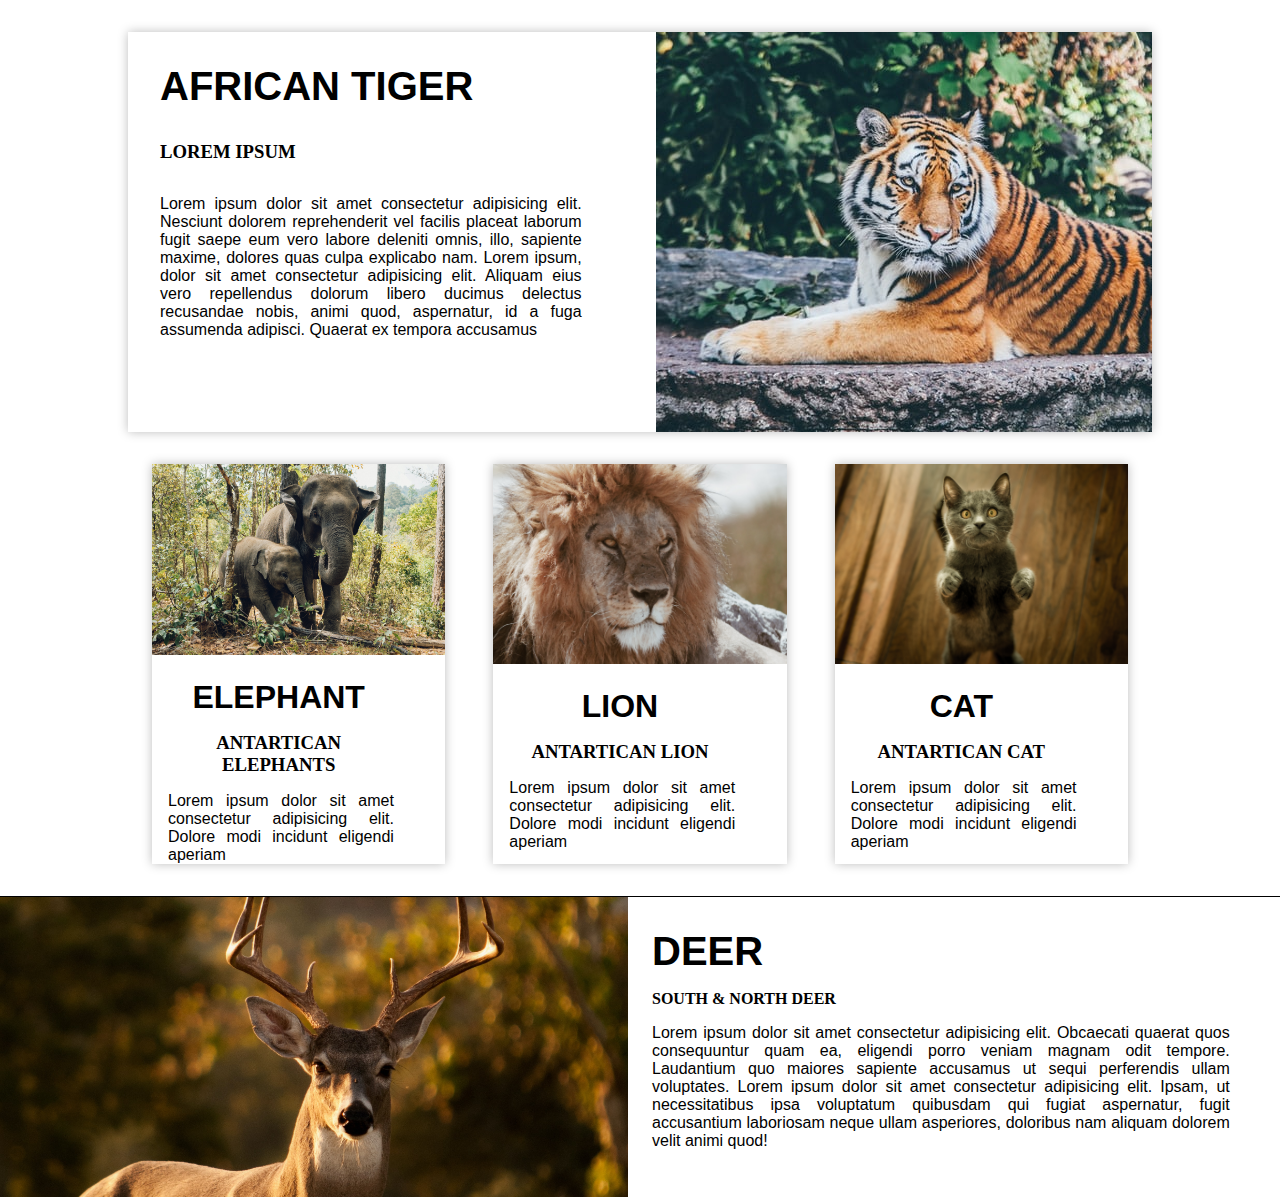
<file: index.html>
<!DOCTYPE html>
<html lang="en">
<head>
    <meta charset="UTF-8">
    <meta http-equiv="X-UA-Compatible" content="IE=edge">
    <meta name="viewport" content="width=device-width, initial-scale=1.0">
    <title>ANIMAL WORLD</title>
    <link rel="stylesheet" href="main.css">
</head>
<body>
    
    <div class="card_1">
        
        <div class="cntnt_1">
            <h2 class="tiger">AFRICAN TIGER</h2>
            <h3 class="aboutiger">LOREM IPSUM</h3>
            <p class="content_1">Lorem ipsum dolor sit amet consectetur adipisicing elit. Nesciunt dolorem reprehenderit vel facilis placeat laborum fugit saepe eum vero labore deleniti omnis, illo, sapiente maxime, dolores quas culpa explicabo nam. Lorem ipsum, dolor sit amet consectetur adipisicing elit. Aliquam eius vero repellendus dolorum libero ducimus delectus recusandae nobis, animi quod, aspernatur, id a fuga assumenda adipisci. Quaerat ex tempora accusamus</p>
        </div>
        

        <div class="img_1"></div>
    </div>

    
<section class="sec_1">

<div class="card_2 c">

        <div class="img_2"></div>

        <div class="cntnt_2 a">
            <h2 class="elephant l">ELEPHANT</h2>
            <h3 class="aboutele l">ANTARTICAN ELEPHANTS</h3>
            <p class="content_2 p">Lorem ipsum dolor sit amet consectetur adipisicing elit. Dolore modi incidunt eligendi aperiam</p>
        </div>
</div>  

    <div class="card_3 c">

        <div class="img_3"></div>

        <div class="cntnt_3 a">
            <h2 class="lion l">LION</h2>
            <h3 class="aboutleo l">ANTARTICAN LION</h3>
            <p class="content_3 p">Lorem ipsum dolor sit amet consectetur adipisicing elit. Dolore modi incidunt eligendi aperiam</p>
        </div>
    </div>

<div class="card_4 c">

    <div class="img_4"></div>

        <div class="cntnt_4 a">
            <h2 class="cat l">CAT</h2>
            <h3 class="aboutcat l">ANTARTICAN CAT</h3>
            <p class="content_4 p">Lorem ipsum dolor sit amet consectetur adipisicing elit. Dolore modi incidunt eligendi aperiam</p>
        </div>
</div>    

</section>

<section class="sec_2">
    <div class="card_5">
       <div class="img_5"></div>

       <div class="cntnt_5">
           <h2 class="deer">DEER</h2>
           <h3 class="about_deer">SOUTH & NORTH DEER</h3>
           <p class="content_5">Lorem ipsum dolor sit amet consectetur adipisicing elit. Obcaecati quaerat quos consequuntur quam ea, eligendi porro veniam magnam odit tempore. Laudantium quo maiores sapiente accusamus ut sequi perferendis ullam voluptates. Lorem ipsum dolor sit amet consectetur adipisicing elit. Ipsam, ut necessitatibus ipsa voluptatum quibusdam qui fugiat aspernatur, fugit accusantium laboriosam neque ullam asperiores, doloribus nam aliquam dolorem velit animi quod!</p>
       </div>
    </div>
</section>

</body>
</html>
</file>
<file: main.css>
*{
    margin: 0;
    padding: 0;
    box-sizing: border-box;
}
body{
    width: 100%;
    display: flex;
    flex-direction: column;
    justify-content:center;
    align-items: center;
}
.card_1{
    display: flex;
    flex-direction: row;
    width: 80%;
    height: 400px;
    -webkit-box-shadow: 0 0 10px rgb(189, 189, 189);
        box-shadow: 0 0 10px rgb(189, 189, 189);
        margin-top: 2rem;

}
.img_1{
    background-image: url("img/nick-karvounis--KNNQqX9rqY-unsplash.jpg");
    width: 50%;
    height: 400px;
}
.cntnt_1{
    margin-left: 2rem;
    width: 50%;
}
.tiger{
    margin-bottom: 2rem;
    font-size: 2.5rem;
    margin-top: 2rem;
    font-family: sans-serif;
}
.aboutiger{
    margin-bottom: 2rem;
}
.content_1{
    width: 85%;
    text-align: justify;
    font-family: sans-serif;
}

.card_2{
    display: flex;
    margin-left: 9.5rem;
}
.sec_1{
    display: flex;
    flex-direction: row;
    align-items: center;
    width: 100%;
   
    justify-content: space-around;
}
.card_2{
    display: flex;
    flex-direction: column;
    width: 80%;
    height: 400px;
    margin-top: 2rem;
    -webkit-box-shadow: 0 0 10px rgb(189, 189, 189);
        box-shadow: 0 0 10px rgb(189, 189, 189);
}
.img_2{
    width: 100%;
    height: 200px;
    background-image: url("img/paweldotio-XWTNFVCTS8E-unsplash.jpg");
    background-size: cover;
    background-position: center;
    background-repeat: no-repeat, repeat;
}
.cntnt_2{
    margin-left: 1rem;
    width: 70%;
    text-align: center;
}
.elephant{
    margin-top: 1.5rem;
    margin-bottom: 1rem;
    font-family: sans-serif;
    font-size: 2rem;
    margin-left: 1rem;
}
.aboutele{
    width: -50%;
    margin-bottom: 1rem;
    margin-left: 1rem;
}
.content_2{
    width: 110%;
    font-family: sans-serif;
    text-align: justify;
}
.card_3{
    display: flex;
    flex-direction: column;
    width: 80%;
    height: 400px;
    margin-top: 2rem;
    -webkit-box-shadow: 0 0 10px rgb(189, 189, 189);
        box-shadow: 0 0 10px rgb(189, 189, 189);
        margin-left: 3rem;
}
.img_3{
    width: 100%;
    height: 200px;
    background-image: url("img/maurits-bausenhart-QMRN_GX7p4I-unsplash.jpg");
    background-size: cover;
    background-position: center;
    background-repeat: no-repeat, repeat;
}
.cntnt_3{
    margin-left: 1rem;
    width: 70%;
    text-align: center;
}
.lion{
    margin-top: 1.5rem;
    margin-bottom: 1rem;
    font-family: sans-serif;
    font-size: 2rem;
    margin-left: 1rem;
}
.aboutleo{
    width: -50%;
    margin-bottom: 1rem;
    margin-left: 1rem;   
}
.content_3{
    width: 110%;
    font-family: sans-serif;
    text-align: justify;
}
.card_4{
    display: flex;
    flex-direction: column;
    width: 80%;
    height: 400px;
    margin-top: 2rem;
    -webkit-box-shadow: 0 0 10px rgb(189, 189, 189);
        box-shadow: 0 0 10px rgb(189, 189, 189);
        margin-left: 3rem;
    margin-right: 9.5rem;    
}
.img_4{
    width: 100%;
    height: 200px;
    background-image: url("img/marko-blazevic-zBvVuRJ71vU-unsplash.jpg");
    background-size: cover;
    background-position: center;
    background-repeat: no-repeat, repeat;
}
.cntnt_4{
    margin-left: 1rem;
    width: 70%;
    text-align: center;
}
.cat{
    margin-top: 1.5rem;
    margin-bottom: 1rem;
    font-family: sans-serif;
    font-size: 2rem;
    margin-left: 1rem;
}
.aboutcat{
    width: -50%;
    margin-bottom: 1rem;
    margin-left: 1rem;
}
.content_4{
    width: 110%;
    font-family: sans-serif;
    text-align: justify;
}
.sec_2{
 display: flex;
 flex-direction: row;
 justify-content: space-around;
 align-items: center;
 width: 100%;  
 border-top: 0.5px solid; 
 margin-top: 2rem;
}
.img_5{
    background-image: url("img/laura-college-K_Na5gCmh38-unsplash.jpg");
    width: 50%;
    height: 300px;
    background-size: cover;
    background-position: center;
    background-repeat: no-repeat,repeat;
}
.card_5{
    display: flex;
    flex-direction: row;
    width: 100%;
    height: 300px;
}
.cntnt_5{
    display: flex;
    flex-direction: column;
    width: 50%;
    margin-left: 1.5rem;
}
.deer{
    font-size: 2.5rem;
    margin-top: 2rem;
    font-family: sans-serif;
}
.about_deer{
    margin-top: 1rem;
    margin-bottom: 1rem;
    font-size: 1rem;
}
.content_5{
    font-family: sans-serif;
    text-align: justify;
    width: 92%;
}




/* mobile css */

@media screen and (max-width:500px) {
    
    .card_1{
        flex-direction: column;
        height: auto;
        width: 92%;
    }
    .content_1{
        width: 90%;
    }
    .cntnt_1{
        width: 90%;
    }
    .tiger{
        margin-bottom: 1rem;
        font-size: 2rem;
    }
    .aboutiger{
        margin-bottom: 1rem;
    }
    .img_1{
        width: 100%;
        height: 20rem;
        margin-top: 1rem;
    }
    .sec_1{
        flex-direction: column;
        width: 100%;
        margin-top: 1rem;
    }
    .card_2{
        margin: 0;
    }
    .card_3{
        margin: 0;
    }
    .card_4{
        margin: 0;
        margin-top: 1rem;
    }
    .c{
        margin-top: 1rem;
    }
    .a{
        margin: 0;
        text-align: center;
        width: 100%;
    }
    .p{
        width: 90%;
        margin-left: 0.8rem;
    }
    .card_5{
        flex-direction: column;
        height: auto;
        width: 100%;
    }
    .img_5{
        width: 100%;
    }
    .sec_2{
        border: 0;
    }
    .cntnt_5{
        width: 90%;
    }

    .l{
        margin-left: 0;
    }
}
</file>
